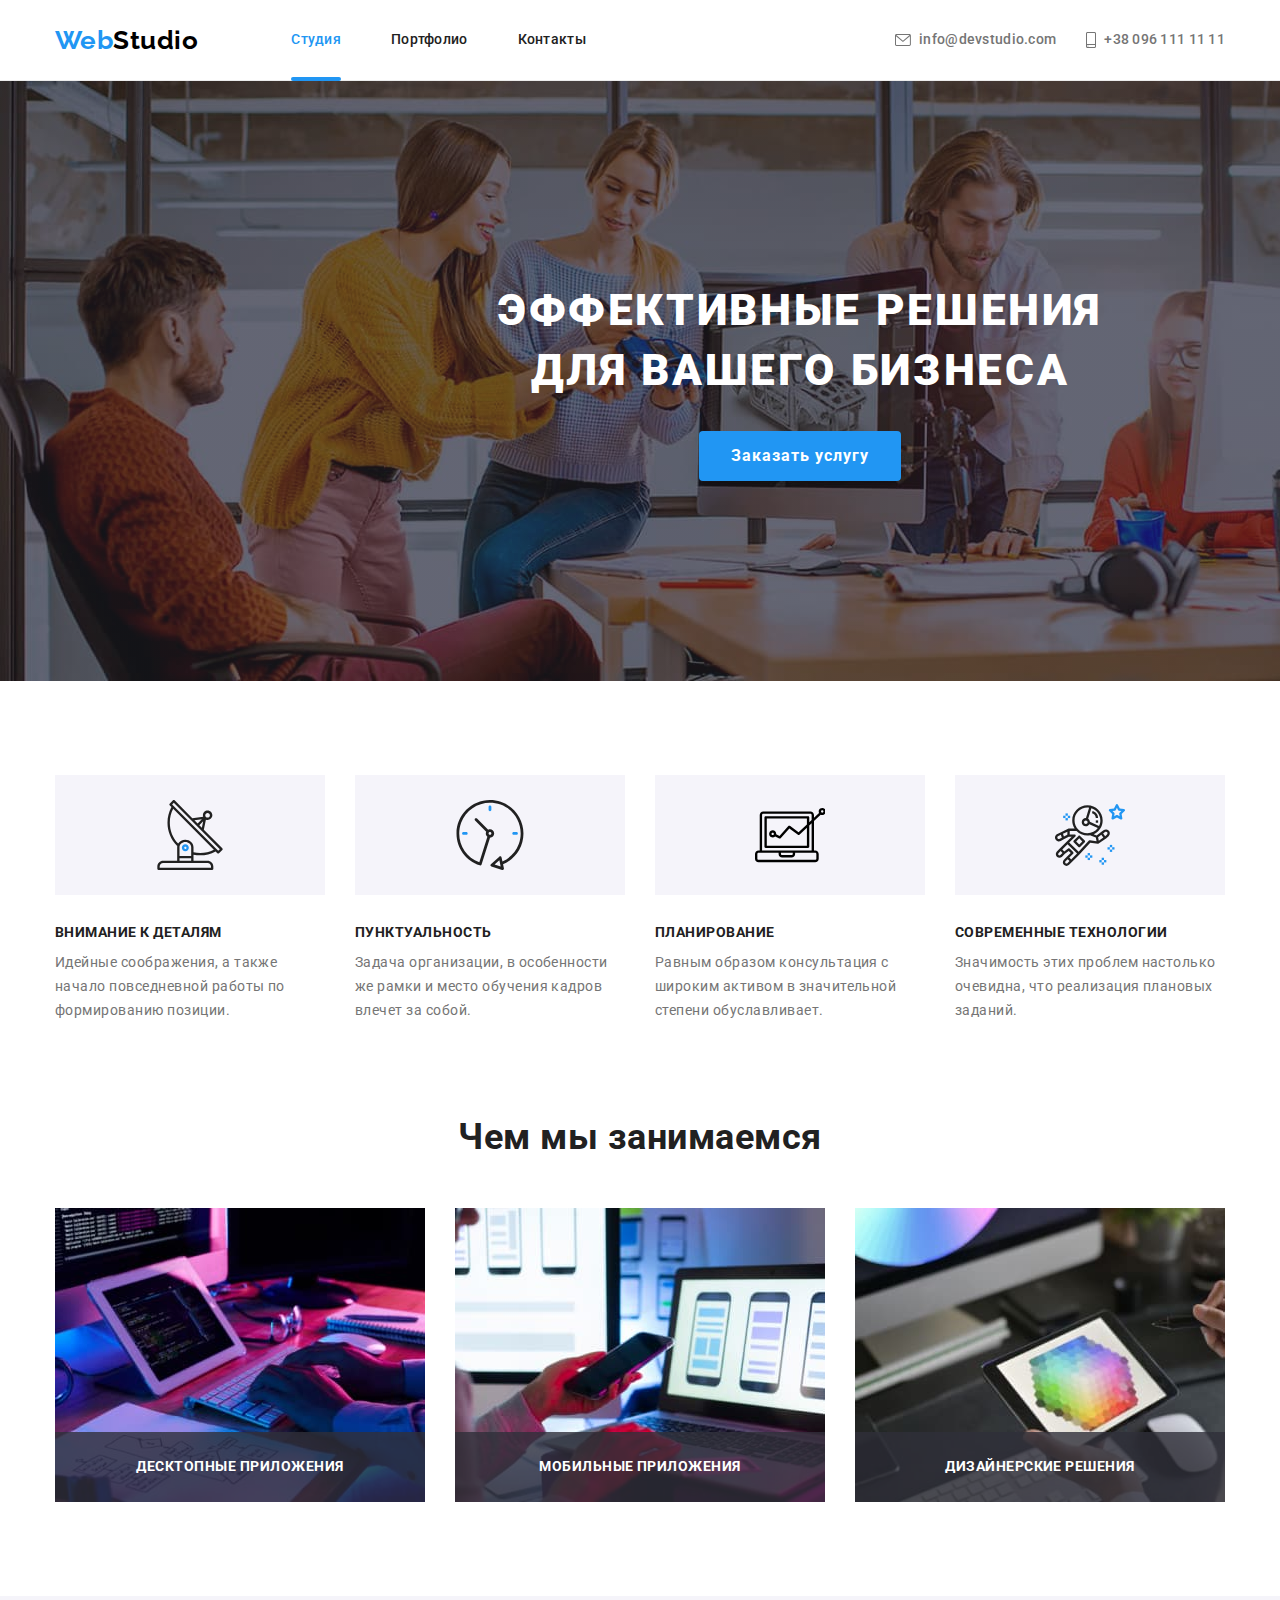
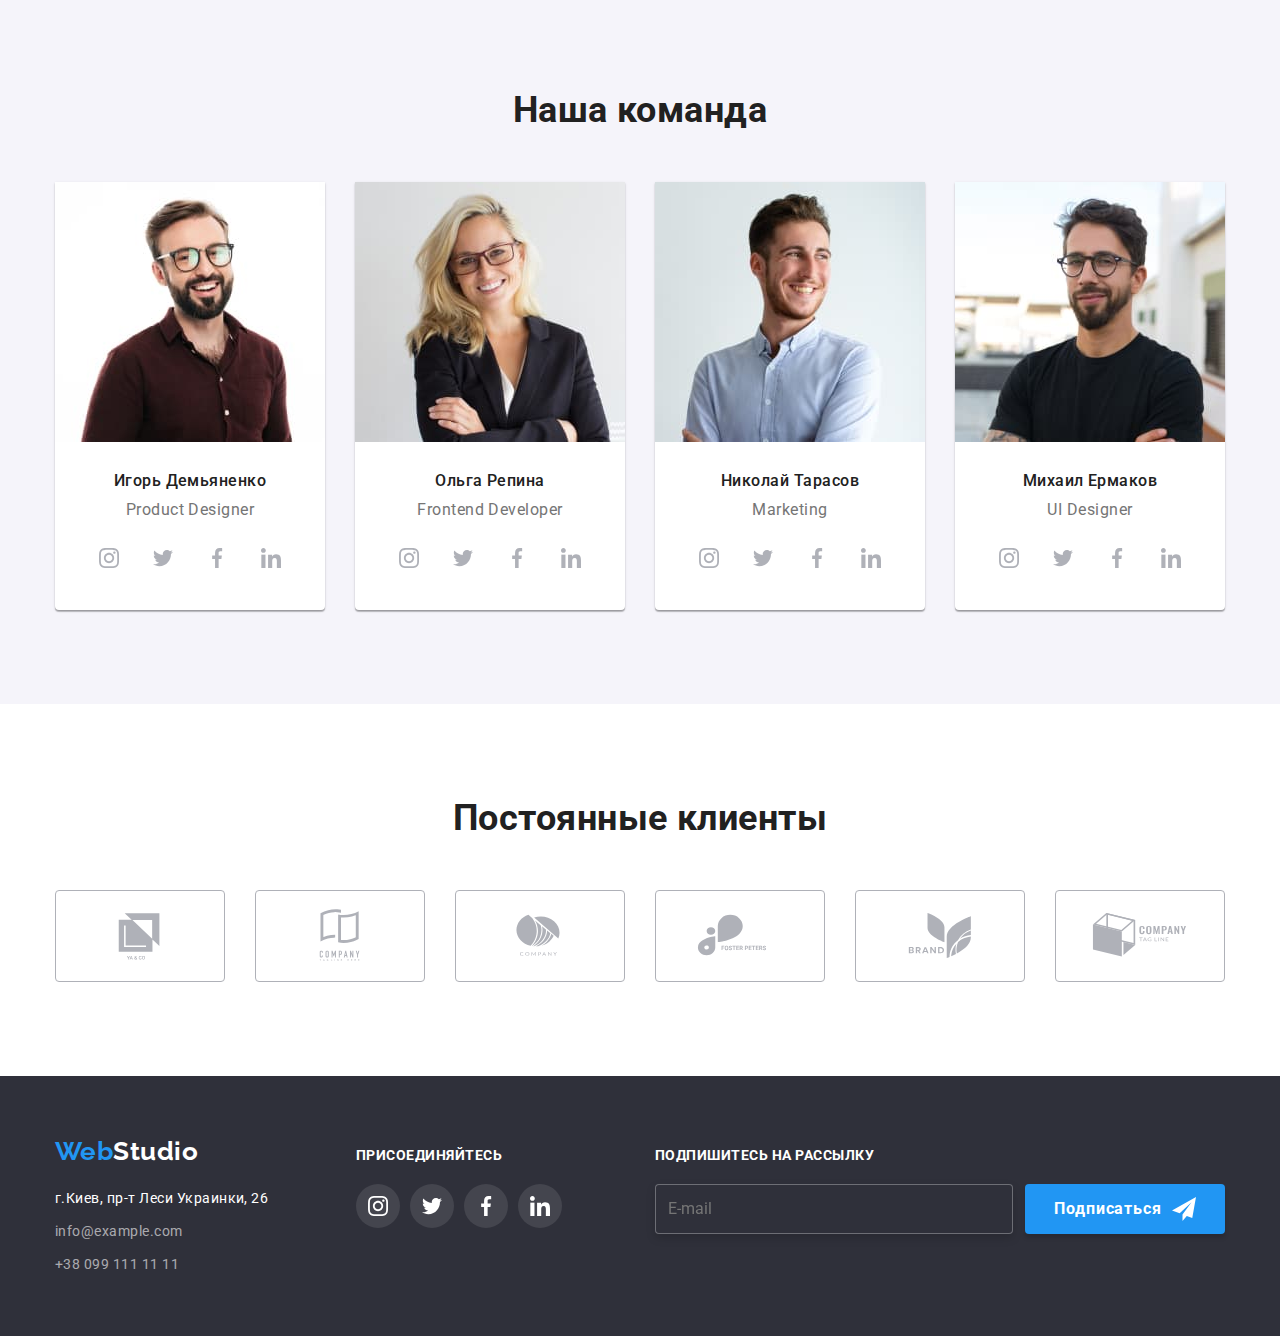
<file: index.html>
<!DOCTYPE html>
<html lang="ru">
  <head>
    <meta charset="UTF-8" />
    <meta http-equiv="X-UA-Compatible" content="IE=edge" />
    <meta name="viewport" content="width=device-width, initial-scale=1.0" />
    <title>WebStudio</title>
    <link rel="preconnect" href="https://fonts.googleapis.com" />
    <link rel="preconnect" href="https://fonts.gstatic.com" crossorigin />
    <link
      href="https://fonts.googleapis.com/css2?family=Raleway:wght@700&family=Roboto:wght@400;500;700;900&display=swap"
      rel="stylesheet"
    />
    <link
      rel="stylesheet"
      href="https://cdnjs.cloudflare.com/ajax/libs/modern-normalize/1.1.0/modern-normalize.min.css"
    />
    <link rel="stylesheet" href="./css/main.min.css" />
  </head>
  <body>
    <!--Header-->
    <header class="header">
      <div class="container header__container">
        <nav class="header__nav">
          <a class="logo header__logo" href="./index.html" aria-label="Логотип сайта WebStudio"
            >Web<span class="logo__text logo__text--black" lang="en">Studio</span>
          </a>

          <button type="button" class="header__button" aria-expanded="false" data-menu-button>
            <svg width="40" height="40" aria-label="Переключатель мобильного меню">
              <use class="header__icon-menu" href="./images/icons.svg#icon-mobile-menu"></use>
              <use class="header__icon-close" href="./images/icons.svg#icon-mobile-close"></use>
            </svg>
          </button>

          <div class="menu-container" data-menu>
            <ul class="site-nav">
              <li class="site-nav__item">
                <a class="site-nav__link site-nav__link--current" href="./index.html">Студия</a>
              </li>
              <li class="site-nav__item">
                <a class="site-nav__link" href="./portfolio.html">Портфолио</a>
              </li>
              <li class="site-nav__item">
                <a class="site-nav__link" href="">Контакты</a>
              </li>
            </ul>

            <ul class="header-contacts">
              <li class="header-contacts__item">
                <a class="header-contacts__link" href="mailto:info@devstudio.com"
                  ><svg class="header-contacts__icon" width="16" height="12">
                    <use href="./images/icons.svg#icon-mail"></use>
                  </svg>
                  info@devstudio.com</a
                >
              </li>
              <li class="header-contacts__item">
                <a class="header-contacts__link" href="tel:380961111111">
                  <svg class="header-contacts__icon" width="10" height="16">
                    <use href="./images/icons.svg#icon-phone"></use>
                  </svg>
                  +38 096 111 11 11</a
                >
              </li>
            </ul>

            <ul class="header-links">
              <li class="header-links__item">
                <a href="" class="header-links__link">Instagram</a>
              </li>
              <li class="header-links__item">
                <a href="" class="header-links__link">Twitter</a>
              </li>
              <li class="header-links__item">
                <a href="" class="header-links__link">Facebook</a>
              </li>
              <li class="header-links__item">
                <a href="" class="header-links__link">LinkedIn</a>
              </li>
            </ul>
          </div>
        </nav>
      </div>
    </header>

    <!--Hero-->
    <main>
      <section class="hero">
        <div class="container">
          <h1 class="hero__title">
            Эффективные решения <br />
            для вашего бизнеса
          </h1>
          <button class="hero__button" data-modal-open type="button">Заказать услугу</button>
        </div>
      </section>

      <!--Features-->
      <section class="section">
        <div class="container">
          <h2 class="visually-hidden">Наши преимущества</h2>

          <ul class="features">
            <li class="features__item">
              <div class="features__thumb">
                <svg class="features__icon" width="70" height="70">
                  <use href="./images/icons.svg#icon-antenna"></use>
                </svg>
              </div>
              <h3 class="features__title">Внимание к деталям</h3>
              <p class="features__text">
                Идейные соображения, а также начало повседневной работы по формированию позиции.
              </p>
            </li>

            <li class="features__item">
              <div class="features__thumb">
                <svg class="features__icon" width="70" height="70">
                  <use href="./images/icons.svg#icon-clock"></use>
                </svg>
              </div>
              <h3 class="features__title">Пунктуальность</h3>
              <p class="features__text">
                Задача организации, в особенности же рамки и место обучения кадров влечет за собой.
              </p>
            </li>

            <li class="features__item">
              <div class="features__thumb">
                <svg class="features__icon" width="70" height="70">
                  <use href="./images/icons.svg#icon-diagram"></use>
                </svg>
              </div>
              <h3 class="features__title">Планирование</h3>
              <p class="features__text">
                Равным образом консультация с широким активом в значительной степени обуславливает.
              </p>
            </li>

            <li class="features__item">
              <div class="features__thumb">
                <svg class="features__icon" width="70" height="70">
                  <use href="./images/icons.svg#icon-astronaut"></use>
                </svg>
              </div>
              <h3 class="features__title">Современные технологии</h3>
              <p class="features__text">
                Значимость этих проблем настолько очевидна, что реализация плановых заданий.
              </p>
            </li>
          </ul>
        </div>
      </section>

      <!--Work-->
      <section class="section section--no-padding-top">
        <div class="container">
          <h2 class="section__title">Чем мы занимаемся</h2>

          <ul class="work-list">
            <li class="work-list__item">
              <img
                srcset="./images/we-doing/box1-370@1x.jpg 1x, ./images/we-doing/box1-370@2x.jpg 2x"
                src="./images/we-doing/box1-370@1x.jpg"
                alt="Разработка"
                width="370"
              />
              <p class="work-list__text">Десктопные приложения</p>
            </li>

            <li class="work-list__item">
              <img
                srcset="./images/we-doing/box2-370@1x.jpg 1x, ./images/we-doing/box2-370@2x.jpg 2x"
                src="./images/we-doing/box2-370@1x.jpg"
                alt="Оптимизация"
                width="370"
              />
              <p class="work-list__text">Мобильные приложения</p>
            </li>

            <li class="work-list__item">
              <img
                srcset="./images/we-doing/box3-370@1x.jpg 1x, ./images/we-doing/box3-370@2x.jpg 2x"
                src="./images/we-doing/box3-370@1x.jpg"
                alt="Дизайн"
                width="370"
              />
              <p class="work-list__text">Дизайнерские решения</p>
            </li>
          </ul>
        </div>
      </section>

      <!--Team-->
      <section class="section section--team-background">
        <div class="container">
          <h2 class="section__title">Наша команда</h2>

          <ul class="team">
            <li class="team__item">
              <picture>
                <source
                  srcset="
                    ./images/command/member1/team-desktop-img1-270@1x.jpg 1x,
                    ./images/command/member1/team-desktop-img1-270@2x.jpg 2x
                  "
                  type="image/jpg"
                  media="(min-width: 1200px)"
                />

                <source
                  srcset="
                    ./images/command/member1/team-tablet-img1-354@1x.jpg 1x,
                    ./images/command/member1/team-tablet-img1-354@2x.jpg 2x
                  "
                  type="image/jpg"
                  media="(min-width: 768px)"
                />

                <source
                  srcset="
                    ./images/command/member1/team-mobile-img1-450@1x.jpg 1x,
                    ./images/command/member1/team-mobile-img1-450@2x.jpg 2x
                  "
                  type="image/jpg"
                  media="(max-width: 767px)"
                />

                <img
                  class="team__img"
                  src="./images/command/member1/team-mobile-img1-450@1x.jpg"
                  alt="Член команды"
                />
              </picture>

              <div class="team__member">
                <h3 class="team__title">Игорь Демьяненко</h3>
                <p class="team__text" lang="en">Product Designer</p>

                <ul class="socials">
                  <li class="socials__item">
                    <a class="socials__link" href="">
                      <svg width="20" height="20">
                        <use href="./images/icons.svg#icon-instagram"></use>
                      </svg>
                    </a>
                  </li>
                  <li class="socials__item">
                    <a class="socials__link" href=""
                      ><svg width="20" height="20">
                        <use href="./images/icons.svg#icon-twitter"></use></svg
                    ></a>
                  </li>
                  <li class="socials__item">
                    <a class="socials__link" href=""
                      ><svg width="20" height="20">
                        <use href="./images/icons.svg#icon-facebook"></use></svg
                    ></a>
                  </li>
                  <li class="socials__item">
                    <a class="socials__link" href=""
                      ><svg width="20" height="20">
                        <use href="./images/icons.svg#icon-linkedin"></use></svg
                    ></a>
                  </li>
                </ul>
              </div>
            </li>

            <li class="team__item">
              <picture>
                <source
                  srcset="
                    ./images/command/member2/team-desktop-img2-270@1x.jpg 1x,
                    ./images/command/member2/team-desktop-img2-270@2x.jpg 2x
                  "
                  type="image/jpg"
                  media="(min-width: 1200px)"
                />

                <source
                  srcset="
                    ./images/command/member2/team-tablet-img2-354@1x.jpg 1x,
                    ./images/command/member2/team-tablet-img2-354@2x.jpg 2x
                  "
                  type="image/jpg"
                  media="(min-width: 768px)"
                />

                <source
                  srcset="
                    ./images/command/member2/team-mobile-img2-450@1x.jpg 1x,
                    ./images/command/member2/team-mobile-img2-450@2x.jpg 2x
                  "
                  type="image/jpg"
                  media="(max-width: 767px)"
                />

                <img
                  class="team__img"
                  src="./images/command/member2/team-mobile-img2-450@1x.jpg"
                  alt="Член команды"
                />
              </picture>

              <div class="team__member">
                <h3 class="team__title">Ольга Репина</h3>
                <p class="team__text" lang="en">Frontend Developer</p>

                <ul class="socials">
                  <li class="socials__item">
                    <a class="socials__link" href="">
                      <svg width="20" height="20">
                        <use href="./images/icons.svg#icon-instagram"></use>
                      </svg>
                    </a>
                  </li>
                  <li class="socials__item">
                    <a class="socials__link" href=""
                      ><svg width="20" height="20">
                        <use href="./images/icons.svg#icon-twitter"></use></svg
                    ></a>
                  </li>
                  <li class="socials__item">
                    <a class="socials__link" href=""
                      ><svg width="20" height="20">
                        <use href="./images/icons.svg#icon-facebook"></use></svg
                    ></a>
                  </li>
                  <li class="socials__item">
                    <a class="socials__link" href=""
                      ><svg width="20" height="20">
                        <use href="./images/icons.svg#icon-linkedin"></use></svg
                    ></a>
                  </li>
                </ul>
              </div>
            </li>

            <li class="team__item">
              <picture>
                <source
                  srcset="
                    ./images/command/member3/team-desktop-img3-270@1x.jpg 1x,
                    ./images/command/member3/team-desktop-img3-270@2x.jpg 2x
                  "
                  type="image/jpg"
                  media="(min-width: 1200px)"
                />

                <source
                  srcset="
                    ./images/command/member3/team-tablet-img3-354@1x.jpg 1x,
                    ./images/command/member3/team-tablet-img3-354@2x.jpg 2x
                  "
                  type="image/jpg"
                  media="(min-width: 768px)"
                />

                <source
                  srcset="
                    ./images/command/member3/team-mobile-img3-450@1x.jpg 1x,
                    ./images/command/member3/team-mobile-img3-450@2x.jpg 2x
                  "
                  type="image/jpg"
                  media="(max-width: 767px)"
                />

                <img
                  class="team__img"
                  src="./images/command/member3/team-mobile-img3-450@1x.jpg"
                  alt="Член команды"
                />
              </picture>

              <div class="team__member">
                <h3 class="team__title">Николай Тарасов</h3>
                <p class="team__text" lang="en">Marketing</p>

                <ul class="socials">
                  <li class="socials__item">
                    <a class="socials__link" href="">
                      <svg width="20" height="20">
                        <use href="./images/icons.svg#icon-instagram"></use>
                      </svg>
                    </a>
                  </li>
                  <li class="socials__item">
                    <a class="socials__link" href=""
                      ><svg width="20" height="20">
                        <use href="./images/icons.svg#icon-twitter"></use></svg
                    ></a>
                  </li>
                  <li class="socials__item">
                    <a class="socials__link" href=""
                      ><svg width="20" height="20">
                        <use href="./images/icons.svg#icon-facebook"></use></svg
                    ></a>
                  </li>
                  <li class="socials__item">
                    <a class="socials__link" href=""
                      ><svg width="20" height="20">
                        <use href="./images/icons.svg#icon-linkedin"></use></svg
                    ></a>
                  </li>
                </ul>
              </div>
            </li>

            <li class="team__item">
              <picture>
                <source
                  srcset="
                    ./images/command/member4/team-desktop-img4-270@1x.jpg 1x,
                    ./images/command/member4/team-desktop-img4-270@2x.jpg 2x
                  "
                  type="image/jpg"
                  media="(min-width: 1200px)"
                />

                <source
                  srcset="
                    ./images/command/member4/team-tablet-img4-354@1x.jpg 1x,
                    ./images/command/member4/team-tablet-img4-354@2x.jpg 2x
                  "
                  type="image/jpg"
                  media="(min-width: 768px)"
                />

                <source
                  srcset="
                    ./images/command/member4/team-mobile-img4-450@1x.jpg 1x,
                    ./images/command/member4/team-mobile-img4-450@2x.jpg 2x
                  "
                  type="image/jpg"
                  media="(max-width: 767px)"
                />

                <img
                  class="team__img"
                  src="./images/command/member4/team-mobile-img4-450@1x.jpg"
                  alt="Член команды"
                />
              </picture>

              <div class="team__member">
                <h3 class="team__title">Михаил Ермаков</h3>
                <p class="team__text" lang="en">UI Designer</p>

                <ul class="socials">
                  <li class="socials__item">
                    <a class="socials__link" href="">
                      <svg width="20" height="20">
                        <use href="./images/icons.svg#icon-instagram"></use>
                      </svg>
                    </a>
                  </li>
                  <li class="socials__item">
                    <a class="socials__link" href=""
                      ><svg width="20" height="20">
                        <use href="./images/icons.svg#icon-twitter"></use></svg
                    ></a>
                  </li>
                  <li class="socials__item">
                    <a class="socials__link" href=""
                      ><svg width="20" height="20">
                        <use href="./images/icons.svg#icon-facebook"></use></svg
                    ></a>
                  </li>
                  <li class="socials__item">
                    <a class="socials__link" href=""
                      ><svg width="20" height="20">
                        <use href="./images/icons.svg#icon-linkedin"></use></svg
                    ></a>
                  </li>
                </ul>
              </div>
            </li>
          </ul>
        </div>
      </section>

      <!--Clients-->
      <section class="section">
        <div class="container">
          <h2 class="section__title">Постоянные клиенты</h2>

          <ul class="clients-list">
            <li class="clients-list__item">
              <a class="clients-list__link" href="">
                <svg width="106" height="60">
                  <use href="./images/icons.svg#icon-logo-1"></use>
                </svg>
              </a>
            </li>

            <li class="clients-list__item">
              <a class="clients-list__link" href="">
                <svg width="106" height="60">
                  <use href="./images/icons.svg#icon-logo-2"></use>
                </svg>
              </a>
            </li>

            <li class="clients-list__item">
              <a class="clients-list__link" href="">
                <svg width="106" height="60">
                  <use href="./images/icons.svg#icon-logo-3"></use>
                </svg>
              </a>
            </li>

            <li class="clients-list__item">
              <a class="clients-list__link" href="">
                <svg width="106" height="60">
                  <use href="./images/icons.svg#icon-logo-4"></use>
                </svg>
              </a>
            </li>

            <li class="clients-list__item">
              <a class="clients-list__link" href="">
                <svg width="106" height="60">
                  <use href="./images/icons.svg#icon-logo-5"></use>
                </svg>
              </a>
            </li>

            <li class="clients-list__item">
              <a class="clients-list__link" href="">
                <svg width="106" height="60">
                  <use href="./images/icons.svg#icon-logo-6"></use>
                </svg>
              </a>
            </li>
          </ul>
        </div>
      </section>
    </main>

    <!--Footer-->
    <footer class="footer">
      <div class="container footer__flex">
        <div class="footer-contacts">
          <a class="logo footer__logo" href="./index.html"
            >Web<span class="logo__text logo__text--white" lang="en">Studio</span>
          </a>

          <address class="footer-contacts__address">
            <ul class="footer-contacts__list">
              <li class="footer-contacts__item">
                <a
                  class="footer-contacts__link footer-contacts__address"
                  href="https://goo.gl/maps/hzVvKhw79iwVWXAN9"
                  >г.Киев, пр-т Леси Украинки, 26</a
                >
              </li>
              <li class="footer-contacts__item">
                <a class="footer-contacts__link" href="mailto:info@example.com">info@example.com</a>
              </li>
              <li class="footer-contacts__item">
                <a class="footer-contacts__link" href="tel:380991111111">+38 099 111 11 11</a>
              </li>
            </ul>
          </address>
        </div>

        <!-- Footer socials -->
        <div class="footer-socials">
          <p class="footer-socials__text">присоединяйтесь</p>
          <ul class="footer-socials__list">
            <li class="footer-socials__item">
              <a class="footer-socials__link" href="">
                <svg class="footer-socials__icon" width="20" height="20">
                  <use href="./images/icons.svg#icon-instagram"></use>
                </svg>
              </a>
            </li>
            <li class="footer-socials__item">
              <a class="footer-socials__link" href="">
                <svg class="footer-socials__icon" width="20" height="20">
                  <use href="./images/icons.svg#icon-twitter"></use>
                </svg>
              </a>
            </li>
            <li class="footer-socials__item">
              <a class="footer-socials__link" href="">
                <svg class="footer-socials__icon" width="20" height="20">
                  <use href="./images/icons.svg#icon-facebook"></use>
                </svg>
              </a>
            </li>
            <li class="footer-socials__item">
              <a class="footer-socials__link" href="">
                <svg class="footer-socials__icon" width="20" height="20">
                  <use href="./images/icons.svg#icon-linkedin"></use>
                </svg>
              </a>
            </li>
          </ul>
        </div>

        <!--Footer input-->
        <form class="footer-form">
          <label class="footer-form__label">
            <span class="footer-form__text">Подпишитесь на рассылку</span>
            <input class="footer-form__input" type="email" name="mail" placeholder="E-mail" />
          </label>
          <button class="footer-form__button" type="submit">
            Подписаться
            <svg class="footer-form-icon" width="24" height="24">
              <use href="./images/icons.svg#icon-send"></use>
            </svg>
          </button>
        </form>
      </div>
    </footer>

    <!--Backdrop-->
    <div class="backdrop is-hidden" data-modal>
      <div class="modal">
        <button class="modal__close" data-modal-close>
          <svg class="modal__icon-close" width="11" height="11">
            <use href="./images/icons.svg#icon-close"></use>
          </svg>
        </button>

        <form class="modal__form">
          <h3 class="modal__title">Оставьте свои данные, мы вам перезвоним</h3>
          <label class="modal__label">
            <span class="modal__text">Имя</span>
            <input class="modal__input" type="text" name="name" />
            <svg class="modal__icon" width="18" height="18">
              <use href="./images/icons.svg#icon-form-person"></use>
            </svg>
          </label>

          <label class="modal__label">
            <span class="modal__text">Телефон</span>
            <input class="modal__input" type="tel" name="tel" />
            <svg class="modal__icon" width="18" height="18">
              <use href="./images/icons.svg#icon-form-phone"></use>
            </svg>
          </label>

          <label class="modal__label">
            <span class="modal__text">Почта</span>
            <input class="modal__input" type="email" name="mail" />
            <svg class="modal__icon" width="18" height="18">
              <use href="./images/icons.svg#icon-form-email"></use>
            </svg>
          </label>

          <label class="modal__label">
            <span class="modal__text">Комменарий</span>
            <textarea
              class="modal__textarea"
              name="commet"
              rows="10"
              placeholder="Введите текст"
            ></textarea>
          </label>

          <label class="modal__checkbox">
            <input
              class="modal__checkbox-input"
              type="checkbox"
              name="conditions"
              value="conditions"
            />
            <svg class="modal__checkbox-icon" width="16" height="15">
              <use href="./images/icons.svg#icon-check"></use>
            </svg>
            <span
              >Соглашаюсь с рассылкой и принимаю
              <a class="modal__checkbox-link" href="">Условия договора</a></span
            >
          </label>

          <button type="submit" class="modal__button">Отправить</button>
        </form>
      </div>
    </div>
    <script src="./js/modal.js"></script>
    <script src="./js/mobile-menu.js"></script>
  </body>
</html>
</file>
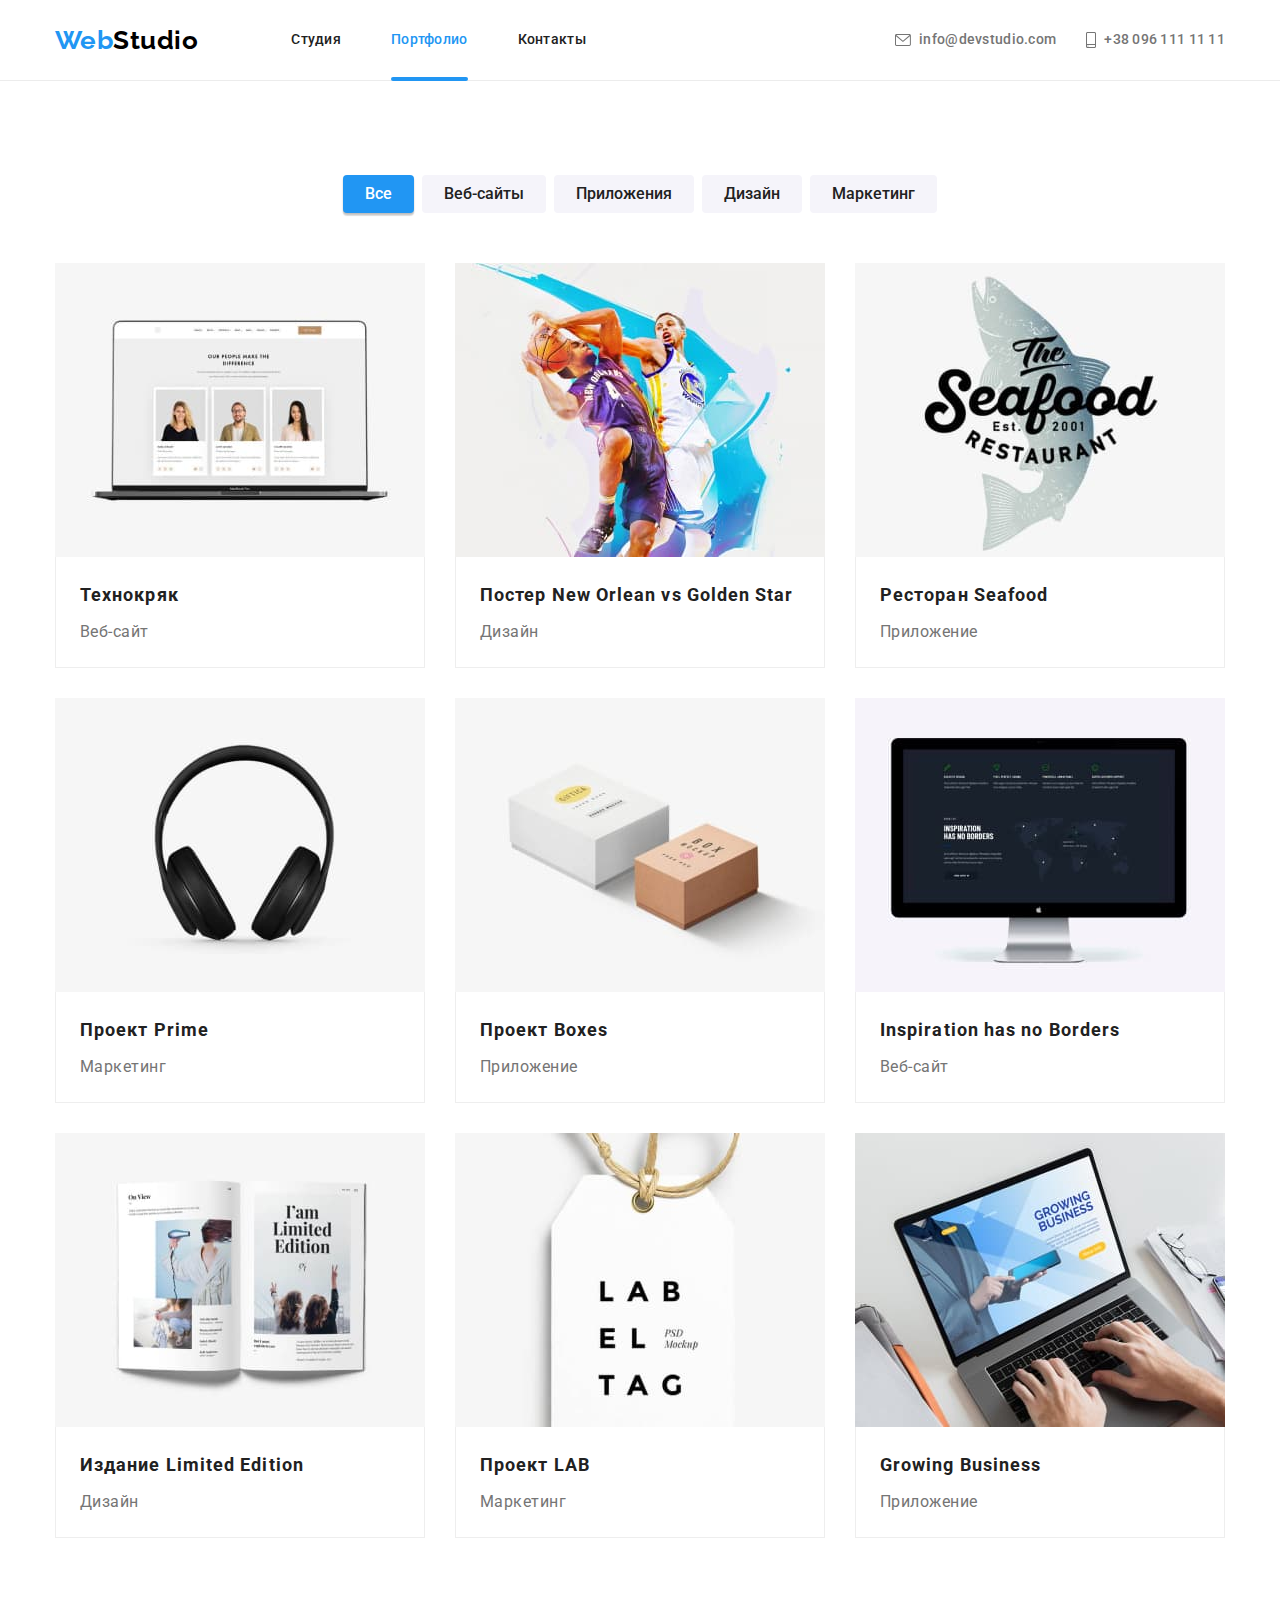
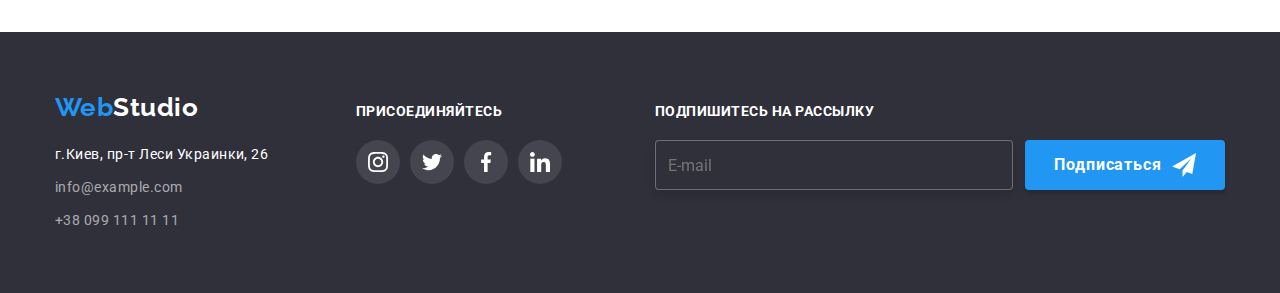
<file: portfolio.html>
<!DOCTYPE html>
<html lang="en">
  <head>
    <meta charset="UTF-8" />
    <meta http-equiv="X-UA-Compatible" content="IE=edge" />
    <meta name="viewport" content="width=device-width, initial-scale=1.0" />
    <title>Портфолио</title>
    <link rel="preconnect" href="https://fonts.googleapis.com" />
    <link rel="preconnect" href="https://fonts.gstatic.com" crossorigin />
    <link
      href="https://fonts.googleapis.com/css2?family=Raleway:wght@700&family=Roboto:wght@400;500;700;900&display=swap"
      rel="stylesheet"
    />
    <link
      rel="stylesheet"
      href="https://cdnjs.cloudflare.com/ajax/libs/modern-normalize/1.1.0/modern-normalize.min.css"
    />
    <link rel="stylesheet" href="./css/main.min.css" />
  </head>
  <body>
    <!--Header-->
    <header class="header">
      <div class="container header__container">
        <nav class="header__nav">
          <a class="logo header__logo" href="./index.html" aria-label="Логотип сайта WebStudio"
            >Web<span class="logo__text logo__text--black" lang="en">Studio</span>
          </a>

          <button type="button" class="header__button" aria-expanded="false" data-menu-button>
            <svg width="40" height="40" aria-label="Переключатель мобильного меню">
              <use class="header__icon-menu" href="./images/icons.svg#icon-mobile-menu"></use>
              <use class="header__icon-close" href="./images/icons.svg#icon-mobile-close"></use>
            </svg>
          </button>

          <div class="menu-container" data-menu>
            <ul class="site-nav">
              <li class="site-nav__item">
                <a class="site-nav__link" href="./index.html">Студия</a>
              </li>
              <li class="site-nav__item">
                <a class="site-nav__link site-nav__link--current" href="./portfolio.html"
                  >Портфолио</a
                >
              </li>
              <li class="site-nav__item">
                <a class="site-nav__link" href="">Контакты</a>
              </li>
            </ul>

            <ul class="header-contacts">
              <li class="header-contacts__item">
                <a class="header-contacts__link" href="mailto:info@devstudio.com"
                  ><svg class="header-contacts__icon" width="16" height="12">
                    <use href="./images/icons.svg#icon-mail"></use>
                  </svg>
                  info@devstudio.com</a
                >
              </li>
              <li class="header-contacts__item">
                <a class="header-contacts__link" href="tel:380961111111">
                  <svg class="header-contacts__icon" width="10" height="16">
                    <use href="./images/icons.svg#icon-phone"></use>
                  </svg>
                  +38 096 111 11 11</a
                >
              </li>
            </ul>

            <ul class="header-links">
              <li class="header-links__item">
                <a href="" class="header-links__link">Instagram</a>
              </li>
              <li class="header-links__item">
                <a href="" class="header-links__link">Twitter</a>
              </li>
              <li class="header-links__item">
                <a href="" class="header-links__link">Facebook</a>
              </li>
              <li class="header-links__item">
                <a href="" class="header-links__link">LinkedIn</a>
              </li>
            </ul>
          </div>
        </nav>
      </div>
    </header>

    <main>
      <!--Navigation buttons-->
      <section class="portfolio section">
        <div class="container">
          <h1 class="visually-hidden">Портфолио</h1>
          <ul class="portfolio-filter">
            <li class="portfolio-filter__item">
              <button class="portfolio-filter__btn portfolio-filter__btn--current" type="button">
                Все
              </button>
            </li>
            <li class="portfolio-filter__item">
              <button class="portfolio-filter__btn" type="button">Веб-сайты</button>
            </li>
            <li class="portfolio-filter__item">
              <button class="portfolio-filter__btn" type="button">Приложения</button>
            </li>
            <li class="portfolio-filter__item">
              <button class="portfolio-filter__btn" type="button">Дизайн</button>
            </li>
            <li class="portfolio-filter__item">
              <button class="portfolio-filter__btn" type="button">Маркетинг</button>
            </li>
          </ul>

          <!--Portfolio-->

          <ul class="card-set">
            <li class="card-set__item">
              <a class="product" href="">
                <div class="product__thumb">
                  <picture>
                    <source
                      srcset="
                        ./images/portfolio/img-1/img1-370@1x.jpg 1x,
                        ./images/portfolio/img-1/img1-370@2x.jpg 2x
                      "
                      type="image/jpg"
                      media="(min-width: 1200px)"
                    />

                    <source
                      srcset="
                        ./images/portfolio/img-1/img1-354@1x.jpg 1x,
                        ./images/portfolio/img-1/img1-354@2x.jpg 2x
                      "
                      type="image/jpg"
                      media="(min-width: 768px)"
                    />

                    <source
                      srcset="
                        ./images/portfolio/img-1/img1-450@1x.jpg 1x,
                        ./images/portfolio/img-1/img1-450@2x.jpg 2x
                      "
                      type="image/jpg"
                      media="(max-width: 767px)"
                    />

                    <img
                      class="product__img"
                      src="./images/portfolio/img-1/img1-450@1x.jpg"
                      alt="Открытый ноутбук с сайтом Технокряк"
                    />
                  </picture>

                  <div class="product__overlay">
                    <div class="product__overlay-box">
                      <p class="product__overlay-text">
                        Ресурс предлагает комплексные предложения с разным уровнем функционала и
                        сервисов. Все это позволит посетителю получить исчерпывающие сведения о
                        компании или частном лице.
                      </p>
                    </div>
                  </div>
                </div>

                <div class="product__meta">
                  <h2 class="product__title">Технокряк</h2>
                  <p class="product__text">Веб-сайт</p>
                </div>
              </a>
            </li>

            <li class="card-set__item">
              <a class="product" href="">
                <div class="product__thumb">
                  <picture>
                    <source
                      srcset="
                        ./images/portfolio/img-2/img2-370@1x.jpg 1x,
                        ./images/portfolio/img-2/img2-370@2x.jpg 2x
                      "
                      type="image/jpg"
                      media="(min-width: 1200px)"
                    />

                    <source
                      srcset="
                        ./images/portfolio/img-2/img2-354@1x.jpg 1x,
                        ./images/portfolio/img-2/img2-354@2x.jpg 2x
                      "
                      type="image/jpg"
                      media="(min-width: 768px)"
                    />

                    <source
                      srcset="
                        ./images/portfolio/img-2/img2-450@1x.jpg 1x,
                        ./images/portfolio/img-2/img2-450@2x.jpg 2x
                      "
                      type="image/jpg"
                      media="(max-width: 767px)"
                    />

                    <img
                      class="product__img"
                      src="./images/portfolio/img-2/img2-450@1x.jpg"
                      alt="Два парня играют в баскетболл"
                    />
                  </picture>

                  <div class="product__overlay">
                    <div class="product__overlay-box">
                      <p class="product__overlay-text">
                        Ресурс предлагает комплексные предложения с разным уровнем функционала и
                        сервисов. Все это позволит посетителю получить исчерпывающие сведения о
                        компании или частном лице.
                      </p>
                    </div>
                  </div>
                </div>
                <div class="product__meta">
                  <h2 class="product__title">Постер New Orlean vs Golden Star</h2>
                  <p class="product__text">Дизайн</p>
                </div>
              </a>
            </li>

            <li class="card-set__item">
              <a class="product" href="">
                <div class="product__thumb">
                  <picture>
                    <source
                      srcset="
                        ./images/portfolio/img-3/img3-370@1x.jpg 1x,
                        ./images/portfolio/img-3/img3-370@2x.jpg 2x
                      "
                      type="image/jpg"
                      media="(min-width: 1200px)"
                    />

                    <source
                      srcset="
                        ./images/portfolio/img-3/img3-354@1x.jpg 1x,
                        ./images/portfolio/img-3/img3-354@2x.jpg 2x
                      "
                      type="image/jpg"
                      media="(min-width: 768px)"
                    />

                    <source
                      srcset="
                        ./images/portfolio/img-3/img3-450@1x.jpg 1x,
                        ./images/portfolio/img-3/img3-450@2x.jpg 2x
                      "
                      type="image/jpg"
                      media="(max-width: 767px)"
                    />

                    <img
                      class="product__img"
                      src="./images/portfolio/img-3/img3-450@1x.jpg"
                      alt="Логотип в виде рыбы с название ресторана Seafood"
                    />
                  </picture>

                  <div class="product__overlay">
                    <div class="product__overlay-box">
                      <p class="product__overlay-text">
                        Ресурс предлагает комплексные предложения с разным уровнем функционала и
                        сервисов. Все это позволит посетителю получить исчерпывающие сведения о
                        компании или частном лице.
                      </p>
                    </div>
                  </div>
                </div>
                <div class="product__meta">
                  <h2 class="product__title">Ресторан Seafood</h2>
                  <p class="product__text">Приложение</p>
                </div>
              </a>
            </li>

            <li class="card-set__item">
              <a class="product" href="">
                <div class="product__thumb">
                  <picture>
                    <source
                      srcset="
                        ./images/portfolio/img-4/img4-370@1x.jpg 1x,
                        ./images/portfolio/img-4/img4-370@2x.jpg 2x
                      "
                      type="image/jpg"
                      media="(min-width: 1200px)"
                    />

                    <source
                      srcset="
                        ./images/portfolio/img-4/img4-354@1x.jpg 1x,
                        ./images/portfolio/img-4/img4-354@2x.jpg 2x
                      "
                      type="image/jpg"
                      media="(min-width: 768px)"
                    />

                    <source
                      srcset="
                        ./images/portfolio/img-4/img4-450@1x.jpg 1x,
                        ./images/portfolio/img-4/img4-450@2x.jpg 2x
                      "
                      type="image/jpg"
                      media="(max-width: 767px)"
                    />

                    <img
                      class="product__img"
                      src="./images/portfolio/img-4/img4-450@1x.jpg"
                      alt="Наушники"
                    />
                  </picture>

                  <div class="product__overlay">
                    <div class="product__overlay-box">
                      <p class="product__overlay-text">
                        Ресурс предлагает комплексные предложения с разным уровнем функционала и
                        сервисов. Все это позволит посетителю получить исчерпывающие сведения о
                        компании или частном лице.
                      </p>
                    </div>
                  </div>
                </div>
                <div class="product__meta">
                  <h2 class="product__title">Проект Prime</h2>
                  <p class="product__text">Маркетинг</p>
                </div>
              </a>
            </li>

            <li class="card-set__item">
              <a class="product" href="">
                <div class="product__thumb">
                  <picture>
                    <source
                      srcset="
                        ./images/portfolio/img-5/img5-370@1x.jpg 1x,
                        ./images/portfolio/img-5/img5-370@2x.jpg 2x
                      "
                      type="image/jpg"
                      media="(min-width: 1200px)"
                    />

                    <source
                      srcset="
                        ./images/portfolio/img-5/img5-354@1x.jpg 1x,
                        ./images/portfolio/img-5/img5-354@2x.jpg 2x
                      "
                      type="image/jpg"
                      media="(min-width: 768px)"
                    />

                    <source
                      srcset="
                        ./images/portfolio/img-5/img5-450@1x.jpg 1x,
                        ./images/portfolio/img-5/img5-450@2x.jpg 2x
                      "
                      type="image/jpg"
                      media="(max-width: 767px)"
                    />

                    <img
                      class="product__img"
                      src="./images/portfolio/img-5/img5-450@1x.jpg"
                      alt="Две коробки"
                    />
                  </picture>

                  <div class="product__overlay">
                    <div class="product__overlay-box">
                      <p class="product__overlay-text">
                        Ресурс предлагает комплексные предложения с разным уровнем функционала и
                        сервисов. Все это позволит посетителю получить исчерпывающие сведения о
                        компании или частном лице.
                      </p>
                    </div>
                  </div>
                </div>
                <div class="product__meta">
                  <h2 class="product__title">Проект Boxes</h2>
                  <p class="product__text">Приложение</p>
                </div>
              </a>
            </li>

            <li class="card-set__item">
              <a class="product" href="">
                <div class="product__thumb">
                  <picture>
                    <source
                      srcset="
                        ./images/portfolio/img-6/img6-370@1x.jpg 1x,
                        ./images/portfolio/img-6/img6-370@2x.jpg 2x
                      "
                      type="image/jpg"
                      media="(min-width: 1200px)"
                    />

                    <source
                      srcset="
                        ./images/portfolio/img-6/img6-354@1x.jpg 1x,
                        ./images/portfolio/img-6/img6-354@2x.jpg 2x
                      "
                      type="image/jpg"
                      media="(min-width: 768px)"
                    />

                    <source
                      srcset="
                        ./images/portfolio/img-6/img6-450@1x.jpg 1x,
                        ./images/portfolio/img-6/img6-450@2x.jpg 2x
                      "
                      type="image/jpg"
                      media="(max-width: 767px)"
                    />

                    <img
                      class="product__img"
                      src="./images/portfolio/img-6/img6-450@1x.jpg"
                      alt="Компьютерый монитор"
                    />
                  </picture>

                  <div class="product__overlay">
                    <div class="product__overlay-box">
                      <p class="product__overlay-text">
                        Ресурс предлагает комплексные предложения с разным уровнем функционала и
                        сервисов. Все это позволит посетителю получить исчерпывающие сведения о
                        компании или частном лице.
                      </p>
                    </div>
                  </div>
                </div>
                <div class="product__meta">
                  <h2 class="product__title">Inspiration has no Borders</h2>
                  <p class="product__text">Веб-сайт</p>
                </div>
              </a>
            </li>

            <li class="card-set__item">
              <a class="product" href="">
                <div class="product__thumb">
                  <picture>
                    <source
                      srcset="
                        ./images/portfolio/img-7/img7-370@1x.jpg 1x,
                        ./images/portfolio/img-7/img7-370@2x.jpg 2x
                      "
                      type="image/jpg"
                      media="(min-width: 1200px)"
                    />

                    <source
                      srcset="
                        ./images/portfolio/img-7/img7-354@1x.jpg 1x,
                        ./images/portfolio/img-7/img7-354@2x.jpg 2x
                      "
                      type="image/jpg"
                      media="(min-width: 768px)"
                    />

                    <source
                      srcset="
                        ./images/portfolio/img-7/img7-450@1x.jpg 1x,
                        ./images/portfolio/img-7/img7-450@2x.jpg 2x
                      "
                      type="image/jpg"
                      media="(max-width: 767px)"
                    />

                    <img
                      class="product__img"
                      src="./images/portfolio/img-7/img7-450@1x.jpg"
                      alt="Открытый журнал"
                    />
                  </picture>

                  <div class="product__overlay">
                    <div class="product__overlay-box">
                      <p class="product__overlay-text">
                        Ресурс предлагает комплексные предложения с разным уровнем функционала и
                        сервисов. Все это позволит посетителю получить исчерпывающие сведения о
                        компании или частном лице.
                      </p>
                    </div>
                  </div>
                </div>
                <div class="product__meta">
                  <h2 class="product__title">Издание Limited Edition</h2>
                  <p class="product__text">Дизайн</p>
                </div>
              </a>
            </li>

            <li class="card-set__item">
              <a class="product" href="">
                <div class="product__thumb">
                  <picture>
                    <source
                      srcset="
                        ./images/portfolio/img-8/img8-370@1x.jpg 1x,
                        ./images/portfolio/img-8/img8-370@2x.jpg 2x
                      "
                      type="image/jpg"
                      media="(min-width: 1200px)"
                    />

                    <source
                      srcset="
                        ./images/portfolio/img-8/img8-354@1x.jpg 1x,
                        ./images/portfolio/img-8/img8-354@2x.jpg 2x
                      "
                      type="image/jpg"
                      media="(min-width: 768px)"
                    />

                    <source
                      srcset="
                        ./images/portfolio/img-8/img8-450@1x.jpg 1x,
                        ./images/portfolio/img-8/img8-450@2x.jpg 2x
                      "
                      type="image/jpg"
                      media="(max-width: 767px)"
                    />

                    <img
                      class="product__img"
                      src="./images/portfolio/img-8/img8-450@1x.jpg"
                      alt="Этикетка"
                    />
                  </picture>

                  <div class="product__overlay">
                    <div class="product__overlay-box">
                      <p class="product__overlay-text">
                        Ресурс предлагает комплексные предложения с разным уровнем функционала и
                        сервисов. Все это позволит посетителю получить исчерпывающие сведения о
                        компании или частном лице.
                      </p>
                    </div>
                  </div>
                </div>
                <div class="product__meta">
                  <h2 class="product__title">Проект LAB</h2>
                  <p class="product__text">Маркетинг</p>
                </div>
              </a>
            </li>

            <li class="card-set__item">
              <a class="product" href="">
                <div class="product__thumb">
                  <picture>
                    <source
                      srcset="
                        ./images/portfolio/img-9/img9-370@1x.jpg 1x,
                        ./images/portfolio/img-9/img9-370@2x.jpg 2x
                      "
                      type="image/jpg"
                      media="(min-width: 1200px)"
                    />

                    <source
                      srcset="
                        ./images/portfolio/img-9/img9-354@1x.jpg 1x,
                        ./images/portfolio/img-9/img9-354@2x.jpg 2x
                      "
                      type="image/jpg"
                      media="(min-width: 768px)"
                    />

                    <source
                      srcset="
                        ./images/portfolio/img-9/img9-450@1x.jpg 1x,
                        ./images/portfolio/img-9/img9-450@2x.jpg 2x
                      "
                      type="image/jpg"
                      media="(max-width: 767px)"
                    />

                    <img
                      class="product__img"
                      src="./images/portfolio/img-9/img9-450@1x.jpg"
                      alt="Человек печатает на макбуке"
                    />
                  </picture>

                  <div class="product__overlay">
                    <div class="product__overlay-box">
                      <p class="product__overlay-text">
                        Ресурс предлагает комплексные предложения с разным уровнем функционала и
                        сервисов. Все это позволит посетителю получить исчерпывающие сведения о
                        компании или частном лице.
                      </p>
                    </div>
                  </div>
                </div>
                <div class="product__meta">
                  <h2 class="product__title">Growing Business</h2>
                  <p class="product__text">Приложение</p>
                </div>
              </a>
            </li>
          </ul>
        </div>
      </section>
    </main>

    <!--Footer-->
    <footer class="footer">
      <div class="container footer__flex">
        <div class="footer-contacts">
          <a class="logo footer__logo" href="./index.html"
            >Web<span class="logo__text logo__text--white" lang="en">Studio</span>
          </a>

          <address class="footer-contacts__address">
            <ul class="footer-contacts__list">
              <li class="footer-contacts__item">
                <a
                  class="footer-contacts__link footer-contacts__address"
                  href="https://goo.gl/maps/hzVvKhw79iwVWXAN9"
                  >г.Киев, пр-т Леси Украинки, 26</a
                >
              </li>
              <li class="footer-contacts__item">
                <a class="footer-contacts__link" href="mailto:info@example.com">info@example.com</a>
              </li>
              <li class="footer-contacts__item">
                <a class="footer-contacts__link" href="tel:380991111111">+38 099 111 11 11</a>
              </li>
            </ul>
          </address>
        </div>

        <!-- Footer socials -->
        <div class="footer-socials">
          <p class="footer-socials__text">присоединяйтесь</p>
          <ul class="footer-socials__list">
            <li class="footer-socials__item">
              <a class="footer-socials__link" href="">
                <svg class="footer-socials__icon" width="20" height="20">
                  <use href="./images/icons.svg#icon-instagram"></use>
                </svg>
              </a>
            </li>
            <li class="footer-socials__item">
              <a class="footer-socials__link" href="">
                <svg class="footer-socials__icon" width="20" height="20">
                  <use href="./images/icons.svg#icon-twitter"></use>
                </svg>
              </a>
            </li>
            <li class="footer-socials__item">
              <a class="footer-socials__link" href="">
                <svg class="footer-socials__icon" width="20" height="20">
                  <use href="./images/icons.svg#icon-facebook"></use>
                </svg>
              </a>
            </li>
            <li class="footer-socials__item">
              <a class="footer-socials__link" href="">
                <svg class="footer-socials__icon" width="20" height="20">
                  <use href="./images/icons.svg#icon-linkedin"></use>
                </svg>
              </a>
            </li>
          </ul>
        </div>

        <!--Footer input-->
        <form class="footer-form">
          <label class="footer-form__label">
            <span class="footer-form__text">Подпишитесь на рассылку</span>
            <input class="footer-form__input" type="email" name="mail" placeholder="E-mail" />
          </label>
          <button class="footer-form__button" type="submit">
            Подписаться
            <svg class="footer-form-icon" width="24" height="24">
              <use href="./images/icons.svg#icon-send"></use>
            </svg>
          </button>
        </form>
      </div>
    </footer>
    <script src="./js/modal.js"></script>
    <script src="./js/mobile-menu.js"></script>
  </body>
</html>
</file>
<file: css/main.min.css>
:root{--prime-color: #757575;--title-color: #212121;--logo-black-color: #000000;--accent-color: #2196F3;--main-white-color: #FFFFFF;--bg-color: #2F303A;--team-bg-color: #F5F4FA;--footer-contact-color: rgba(255, 255, 255, 0.6);--button-hover: #188CE8;--icon-color: #AFB1B8;--placeholder: rgba(117, 117, 117, 0.5)}body{font-family:Roboto, sans-serif;color:var(--prime-color);background-color:var(--main-white-color);letter-spacing:0.03em}ul{list-style:none;padding:0;margin:0}h1,h2,h3,h4,h5,h6,p{margin-top:0;margin-bottom:0}a{text-decoration:none}img{display:block;max-width:100%;height:auto}input{outline:none}textarea{outline:none}.visually-hidden{position:absolute;width:1px;height:1px;margin:-1px;border:0;padding:0;clip:rect(0 0 0 0);overflow:hidden}.hero__button,.footer-form__button,.modal__button{display:block;min-width:200px;font-family:inherit;font-weight:700;font-size:16px;line-height:1.87;letter-spacing:0.06em;color:var(--main-white-color);background-color:var(--accent-color);-webkit-box-shadow:0px 4px 4px rgba(0,0,0,0.15);box-shadow:0px 4px 4px rgba(0,0,0,0.15);border:none;border-radius:4px;cursor:pointer;-webkit-transition:background-color 250ms cubic-bezier(0.4, 0, 0.2, 1);transition:background-color 250ms cubic-bezier(0.4, 0, 0.2, 1)}.hero__button:hover,.footer-form__button:hover,.modal__button:hover,.hero__button:focus,.footer-form__button:focus,.modal__button:focus{background-color:var(--button-hover)}.product__overlay-box{display:-webkit-box;display:-ms-flexbox;display:flex;-webkit-box-align:center;-ms-flex-align:center;align-items:center}.footer-form__button,.features__thumb,.work-list__text,.socials__link,.clients-list__link{display:-webkit-box;display:-ms-flexbox;display:flex;-webkit-box-align:center;-ms-flex-align:center;align-items:center;-webkit-box-pack:center;-ms-flex-pack:center;justify-content:center}.section{padding-top:60px;padding-bottom:60px}@media screen and (min-width: 1200px){.section{padding-top:94px;padding-bottom:94px}}.section__title{color:var(--title-color);font-size:28px;line-height:1.17;text-align:center;margin-bottom:30px}@media screen and (min-width: 1200px){.section__title{margin-bottom:50px;font-size:36px;line-height:1.16}}.section--no-padding-top{padding-top:0}@media screen and (max-width: 1199px){.section--no-padding-top{display:none}}.section--team-background{background-color:var(--team-bg-color)}.container{margin-left:auto;margin-right:auto;padding-left:15px;padding-right:15px}@media screen and (min-width: 480px){.container{width:480px}}@media screen and (min-width: 768px){.container{width:768px}}@media screen and (min-width: 1200px){.container{width:1200px}}@media screen and (max-width: 767px){.menu-container{position:absolute;top:0;left:0;z-index:1;padding:48px 40px;width:100%;background-color:var(--main-white-color);display:none}.menu-container.is-open{display:block}}@media screen and (min-width: 768px){.menu-container{display:-webkit-box;display:-ms-flexbox;display:flex;-webkit-box-align:center;-ms-flex-align:center;align-items:center;-webkit-box-flex:1;-ms-flex-positive:1;flex-grow:1}}.header{position:relative;border-bottom:1px solid #ececec}@media screen and (max-width: 767px){.header__container{position:relative}}@media screen and (max-width: 767px){.header__nav{display:-webkit-box;display:-ms-flexbox;display:flex;-webkit-box-pack:justify;-ms-flex-pack:justify;justify-content:space-between;-webkit-box-align:center;-ms-flex-align:center;align-items:center}}@media screen and (min-width: 768px){.header__nav{display:-webkit-box;display:-ms-flexbox;display:flex;-webkit-box-align:center;-ms-flex-align:center;align-items:center}}.logo{font-family:Raleway;font-weight:700;font-size:24px;line-height:1.16;color:var(--accent-color)}@media screen and (min-width: 1200px){.logo{font-size:26px;line-height:1.19}}.logo__text--black{color:var(--logo-black-color)}@media screen and (max-width: 767px){.header__logo{padding-top:16px;padding-bottom:16px}}@media screen and (min-width: 768px){.header__logo{margin-right:88px}}@media screen and (min-width: 1200px){.header__logo{margin-right:93px}}.footer__logo{display:block;-ms-flex-line-pack:center;align-content:center;margin-bottom:20px}.logo__text--white{color:var(--main-white-color)}.footer__logo{display:block}@media screen and (max-width: 767px){.site-nav{margin-bottom:302px}}@media screen and (min-width: 768px){.site-nav{display:-webkit-box;display:-ms-flexbox;display:flex}.site-nav .site-nav__item:not(:last-child){margin-right:50px}}.site-nav__link{position:relative;display:block;font-weight:500;font-size:14px;line-height:1.14;letter-spacing:0.02em;color:var(--title-color);-webkit-transition:color 250ms cubic-bezier(0.4, 0, 0.2, 1);transition:color 250ms cubic-bezier(0.4, 0, 0.2, 1)}.site-nav__link:hover,.site-nav__link:focus{color:var(--accent-color)}.site-nav__link--current{color:var(--accent-color)}@media screen and (max-width: 767px){.site-nav__link{padding-top:16px;padding-bottom:16px;font-size:40px;line-height:1.17}}@media screen and (min-width: 768px){.site-nav__link{padding-top:32px;padding-bottom:32px}.site-nav__link--current:after{position:absolute;display:block;content:'';width:100%;height:4px;bottom:-1px;border-radius:2px;background:#2196f3}}@media screen and (max-width: 767px){.header-contacts{display:-webkit-box;display:-ms-flexbox;display:flex;-webkit-box-orient:vertical;-webkit-box-direction:reverse;-ms-flex-direction:column-reverse;flex-direction:column-reverse;margin-bottom:64px}}@media screen and (min-width: 768px){.header-contacts{margin-left:auto}}@media screen and (min-width: 1200px){.header-contacts{display:-webkit-box;display:-ms-flexbox;display:flex}}@media screen and (max-width: 767px){.header-contacts__item:first-child .header-contacts__link{font-size:24px;line-height:1.16}}@media screen and (min-width: 1200px){.header-contacts__item{margin-right:30px}.header-contacts__item:last-child{margin-right:0}}.header-contacts__link{font-weight:500;font-size:14px;line-height:1.14;letter-spacing:0.02em;color:var(--prime-color);-webkit-transition:color 250ms cubic-bezier(0.4, 0, 0.2, 1);transition:color 250ms cubic-bezier(0.4, 0, 0.2, 1)}.header-contacts__link:hover,.header-contacts__link:focus{color:var(--accent-color)}@media screen and (max-width: 767px){.header-contacts__link{display:block;padding-top:16px;padding-bottom:16px;font-size:34px;line-height:1.17}}@media screen and (min-width: 768px){.header-contacts__link{display:-webkit-box;display:-ms-flexbox;display:flex;-webkit-box-align:center;-ms-flex-align:center;align-items:center;padding-top:5px;padding-bottom:5px}}@media screen and (max-width: 767px){.header-contacts__icon{display:none}}@media screen and (min-width: 768px){.header-contacts__icon{margin-right:8px;fill:currentColor}.header-contacts__icon:hover,.header-contacts__icon:focus{fill:var(--accent-color)}}@media screen and (max-width: 767px){.header-links{display:-webkit-box;display:-ms-flexbox;display:flex}}@media screen and (min-width: 768px){.header-links{display:none}}.header-links__item{-webkit-box-flex:1;-ms-flex-positive:1;flex-grow:1}@media screen and (max-width: 767px){.header-links__item:not(:first-child){padding-left:10px}.header-links__item:not(:last-child){padding-right:10px;border-right:1px solid rgba(33,33,33,0.2)}}.header-links__link{font-size:18px;line-height:1.22;color:var(--accent-color)}.hero{padding:118px 0;margin-left:auto;margin-right:auto;background-repeat:no-repeat;background-position:center;background-size:cover;background-color:var(--bg-color)}@media screen and (max-width: 767px){.hero{background-image:-webkit-gradient(linear, left top, right top, from(rgba(47,48,58,0.4)), to(rgba(47,48,58,0.4))),url(../images/hero/hero-mobile-img@1x.jpg);background-image:linear-gradient(to right, rgba(47,48,58,0.4), rgba(47,48,58,0.4)),url(../images/hero/hero-mobile-img@1x.jpg)}}@media screen and (max-width: 767px) and (min-device-pixel-ratio: 2), screen and (max-width: 767px) and (-webkit-min-device-pixel-ratio: 2), screen and (max-width: 767px) and (min-resolution: 192dpi), screen and (max-width: 767px) and (min-resolution: 2dppx){.hero{background-image:-webkit-gradient(linear, left top, right top, from(rgba(47,48,58,0.4)), to(rgba(47,48,58,0.4))),url(../images/hero/hero-mobile-img@2x.jpg);background-image:linear-gradient(to right, rgba(47,48,58,0.4), rgba(47,48,58,0.4)),url(../images/hero/hero-mobile-img@2x.jpg)}}@media screen and (min-width: 768px){.hero{background-image:-webkit-gradient(linear, left top, right top, from(rgba(47,48,58,0.4)), to(rgba(47,48,58,0.4))),url(../images/hero/hero-tablet-img@1x.jpg);background-image:linear-gradient(to right, rgba(47,48,58,0.4), rgba(47,48,58,0.4)),url(../images/hero/hero-tablet-img@1x.jpg)}}@media screen and (min-width: 768px) and (min-device-pixel-ratio: 2), screen and (min-width: 768px) and (-webkit-min-device-pixel-ratio: 2), screen and (min-width: 768px) and (min-resolution: 192dpi), screen and (min-width: 768px) and (min-resolution: 2dppx){.hero{background-image:-webkit-gradient(linear, left top, right top, from(rgba(47,48,58,0.4)), to(rgba(47,48,58,0.4))),url(../images/hero/hero-tablet-img@2x.jpg);background-image:linear-gradient(to right, rgba(47,48,58,0.4), rgba(47,48,58,0.4)),url(../images/hero/hero-tablet-img@2x.jpg)}}@media screen and (min-width: 1200px){.hero{padding:200px 0;width:1600px;height:600px;background-image:-webkit-gradient(linear, left top, right top, from(rgba(47,48,58,0.4)), to(rgba(47,48,58,0.4))),url(../images/hero/hero-desktop-img@1x.jpg);background-image:linear-gradient(to right, rgba(47,48,58,0.4), rgba(47,48,58,0.4)),url(../images/hero/hero-desktop-img@1x.jpg)}}@media screen and (min-width: 1200px) and (min-device-pixel-ratio: 2), screen and (min-width: 1200px) and (-webkit-min-device-pixel-ratio: 2), screen and (min-width: 1200px) and (min-resolution: 192dpi), screen and (min-width: 1200px) and (min-resolution: 2dppx){.hero{background-image:-webkit-gradient(linear, left top, right top, from(rgba(47,48,58,0.4)), to(rgba(47,48,58,0.4))),url(../images/hero/hero-desktop-img@2x.jpg);background-image:linear-gradient(to right, rgba(47,48,58,0.4), rgba(47,48,58,0.4)),url(../images/hero/hero-desktop-img@2x.jpg)}}.hero__title{margin-top:0;margin-bottom:30px;font-weight:900;font-size:26px;line-height:1.62;letter-spacing:0.06em;text-align:center;text-transform:uppercase;color:var(--main-white-color)}@media screen and (min-width: 1200px){.hero__title{font-size:44px;line-height:1.36}}.hero__button{padding:10px 32px;margin:0 auto}.footer-form__button{margin:0 auto;padding:10px 28px}.modal__button{margin:0 auto;padding:10px 55px}.header__button{position:absolute;top:10px;right:10px;z-index:2;display:-webkit-inline-box;display:-ms-inline-flexbox;display:inline-flex;padding:0;border:none;background-color:transparent}.header__button:hover,.header__button:focus{fill:var(--accent-color)}.header__button .header__icon-close{display:none}.header__button.is-open .header__icon-close{display:block}.header__button.is-open .header__icon-menu{display:none}@media screen and (min-width: 768px){.header__button{display:none}}@media screen and (min-width: 768px){.features{display:-webkit-box;display:-ms-flexbox;display:flex;-ms-flex-wrap:wrap;flex-wrap:wrap;margin:-15px}}@media screen and (min-width: 768px){.features__item{-ms-flex-preferred-size:calc((100% - 2 * 30px) / 2);flex-basis:calc((100% - 2 * 30px) / 2);margin:15px}}@media screen and (min-width: 1200px){.features__item{-ms-flex-preferred-size:calc((100% - 4 * 30px) / 4);flex-basis:calc((100% - 4 * 30px) / 4)}}@media screen and (max-width: 767px){.features__item:not(:last-child){margin-bottom:30px}}.features__thumb{height:120px;margin-bottom:30px;background-color:var(--team-bg-color)}.features__title{margin-bottom:10px;color:var(--title-color);font-size:14px;line-height:1.14;text-transform:uppercase}@media screen and (max-width: 767px){.features__title{text-align:center}}.features__text{font-size:14px;line-height:1.71}.work-list{display:-webkit-box;display:-ms-flexbox;display:flex}.work-list__item{position:relative}.work-list__item:not(:last-child){margin-right:30px}.work-list__text{position:absolute;width:100%;height:70px;left:0;bottom:0;background:rgba(47,48,58,0.8);font-weight:700;font-size:14px;line-height:1.14;text-transform:uppercase;color:var(--main-white-color)}@media screen and (min-width: 768px){.team{display:-webkit-box;display:-ms-flexbox;display:flex;-ms-flex-wrap:wrap;flex-wrap:wrap;gap:30px}}.team__item{background-color:var(--main-white-color);-webkit-box-shadow:0px 1px 3px rgba(0,0,0,0.12),0px 1px 1px rgba(0,0,0,0.14),0px 2px 1px rgba(0,0,0,0.2);box-shadow:0px 1px 3px rgba(0,0,0,0.12),0px 1px 1px rgba(0,0,0,0.14),0px 2px 1px rgba(0,0,0,0.2);border-radius:0px 0px 4px 4px}@media screen and (max-width: 767px){.team__item:not(:last-child){margin-bottom:30px}}@media screen and (min-width: 768px){.team__item{width:354px}}@media screen and (min-width: 1200px){.team__item{width:270px}}.team__member{padding-top:30px;padding-bottom:24px}@media screen and (min-width: 1200px){.team__member{padding-bottom:30px}}.team__title{margin-bottom:10px;color:var(--title-color);font-weight:500;font-size:16px;line-height:1.18;text-align:center}.team__text{margin-bottom:16px;font-size:16px;line-height:1.18;text-align:center}.socials{display:-webkit-box;display:-ms-flexbox;display:flex;-webkit-box-pack:center;-ms-flex-pack:center;justify-content:center}.socials__item:not(:last-child){margin-right:10px}.socials__link{width:44px;height:44px;border-radius:50%;fill:var(--icon-color);-webkit-transition:fill 250ms cubic-bezier(0.4, 0, 0.2, 1),background-color 250ms cubic-bezier(0.4, 0, 0.2, 1);transition:fill 250ms cubic-bezier(0.4, 0, 0.2, 1),background-color 250ms cubic-bezier(0.4, 0, 0.2, 1)}.socials__link:hover,.socials__link:focus{fill:var(--main-white-color);background-color:var(--accent-color)}.clients-list{display:-webkit-box;display:-ms-flexbox;display:flex;-webkit-box-pack:center;-ms-flex-pack:center;justify-content:center;margin:-15px}@media screen and (max-width: 1199px){.clients-list{-ms-flex-wrap:wrap;flex-wrap:wrap}}.clients-list__item{margin:15px}@media screen and (max-width: 767px){.clients-list__item{-ms-flex-preferred-size:calc((100% - 2 * 30px) / 2);flex-basis:calc((100% - 2 * 30px) / 2)}}@media screen and (min-width: 768px){.clients-list__item{-ms-flex-preferred-size:calc((100% - 3 * 30px) / 3);flex-basis:calc((100% - 3 * 30px) / 3)}}@media screen and (min-width: 1200px){.clients-list__item{-ms-flex-preferred-size:calc((100% - 6 * 30px) / 1);flex-basis:calc((100% - 6 * 30px) / 1)}}.clients-list__link{height:92px;border:1px solid #afb1b8;border-radius:4px;fill:var(--icon-color);-webkit-transition:fill 250ms cubic-bezier(0.4, 0, 0.2, 1),border-color 250ms cubic-bezier(0.4, 0, 0.2, 1);transition:fill 250ms cubic-bezier(0.4, 0, 0.2, 1),border-color 250ms cubic-bezier(0.4, 0, 0.2, 1)}.clients-list__link:hover,.clients-list__link:focus{border-color:var(--accent-color);fill:var(--accent-color)}.portfolio-filter{display:-webkit-box;display:-ms-flexbox;display:flex;gap:8px}@media screen and (max-width: 767px){.portfolio-filter{-ms-flex-wrap:wrap;flex-wrap:wrap;-webkit-box-pack:start;-ms-flex-pack:start;justify-content:flex-start;margin-bottom:40px;row-gap:15px}}@media screen and (min-width: 768px){.portfolio-filter{-webkit-box-pack:center;-ms-flex-pack:center;justify-content:center;margin-bottom:30px}}@media screen and (min-width: 1200px){.portfolio-filter{margin-bottom:50px}}.portfolio-filter__btn{padding:6px 22px;color:var(--title-color);font-family:inherit;font-weight:500;font-size:16px;line-height:1.62;text-align:center;background-color:var(--team-bg-color);cursor:pointer;border-radius:4px;border:none;-webkit-transition:background-color 250ms cubic-bezier(0.4, 0, 0.2, 1),color 250ms cubic-bezier(0.4, 0, 0.2, 1),-webkit-box-shadow 250ms cubic-bezier(0.4, 0, 0.2, 1);transition:background-color 250ms cubic-bezier(0.4, 0, 0.2, 1),color 250ms cubic-bezier(0.4, 0, 0.2, 1),-webkit-box-shadow 250ms cubic-bezier(0.4, 0, 0.2, 1);transition:background-color 250ms cubic-bezier(0.4, 0, 0.2, 1),color 250ms cubic-bezier(0.4, 0, 0.2, 1),box-shadow 250ms cubic-bezier(0.4, 0, 0.2, 1);transition:background-color 250ms cubic-bezier(0.4, 0, 0.2, 1),color 250ms cubic-bezier(0.4, 0, 0.2, 1),box-shadow 250ms cubic-bezier(0.4, 0, 0.2, 1),-webkit-box-shadow 250ms cubic-bezier(0.4, 0, 0.2, 1)}.portfolio-filter__btn:hover,.portfolio-filter__btn:focus{background-color:var(--accent-color);color:var(--main-white-color);-webkit-box-shadow:0px 3px 1px rgba(0,0,0,0.1),0px 1px 2px rgba(0,0,0,0.08),0px 2px 2px rgba(0,0,0,0.12);box-shadow:0px 3px 1px rgba(0,0,0,0.1),0px 1px 2px rgba(0,0,0,0.08),0px 2px 2px rgba(0,0,0,0.12)}.portfolio-filter__btn--current{background-color:var(--accent-color);color:var(--main-white-color);-webkit-box-shadow:0px 3px 1px rgba(0,0,0,0.1),0px 1px 2px rgba(0,0,0,0.08),0px 2px 2px rgba(0,0,0,0.12);box-shadow:0px 3px 1px rgba(0,0,0,0.1),0px 1px 2px rgba(0,0,0,0.08),0px 2px 2px rgba(0,0,0,0.12)}.card-set{display:-webkit-box;display:-ms-flexbox;display:flex}@media screen and (max-width: 767px){.card-set{-webkit-box-orient:vertical;-webkit-box-direction:normal;-ms-flex-direction:column;flex-direction:column}}@media screen and (min-width: 768px){.card-set{-ms-flex-wrap:wrap;flex-wrap:wrap;gap:30px}}@media screen and (max-width: 767px){.card-set__item{max-width:450px}.card-set__item:not(:last-child){margin-bottom:30px}}@media screen and (min-width: 768px){.card-set__item{display:-webkit-box;display:-ms-flexbox;display:flex;width:354px}}@media screen and (min-width: 1200px){.card-set__item{width:370px}}.product{display:block;color:var(--prime-color);-webkit-box-shadow:none;box-shadow:none;-webkit-transition:-webkit-box-shadow 250ms cubic-bezier(0.4, 0, 0.2, 1);transition:-webkit-box-shadow 250ms cubic-bezier(0.4, 0, 0.2, 1);transition:box-shadow 250ms cubic-bezier(0.4, 0, 0.2, 1);transition:box-shadow 250ms cubic-bezier(0.4, 0, 0.2, 1), -webkit-box-shadow 250ms cubic-bezier(0.4, 0, 0.2, 1)}.product:hover,.product:focus{-webkit-box-shadow:0px 1px 1px rgba(0,0,0,0.12),0px 4px 4px rgba(0,0,0,0.06),1px 4px 6px rgba(0,0,0,0.16);box-shadow:0px 1px 1px rgba(0,0,0,0.12),0px 4px 4px rgba(0,0,0,0.06),1px 4px 6px rgba(0,0,0,0.16)}@media screen and (min-width: 768px){.product{display:-webkit-box;display:-ms-flexbox;display:flex;-webkit-box-orient:vertical;-webkit-box-direction:normal;-ms-flex-direction:column;flex-direction:column}}.product__thumb{position:relative;overflow:hidden}.product__overlay{position:absolute;top:0;left:0;width:100%;height:100%;background-color:rgba(33,150,243,0.9);-webkit-transform:translateY(100%);transform:translateY(100%);-webkit-transition:-webkit-transform 250ms cubic-bezier(0.4, 0, 0.2, 1);transition:-webkit-transform 250ms cubic-bezier(0.4, 0, 0.2, 1);transition:transform 250ms cubic-bezier(0.4, 0, 0.2, 1);transition:transform 250ms cubic-bezier(0.4, 0, 0.2, 1), -webkit-transform 250ms cubic-bezier(0.4, 0, 0.2, 1)}.product:hover .product__overlay,.product:focus .product__overlay{opacity:1;-webkit-transform:translateY(0);transform:translateY(0)}.product__overlay-box{position:absolute;top:0;left:0;width:100%;height:100%}.product__overlay-text{padding-left:24px;padding-right:24px;font-weight:400;font-size:18px;line-height:1.56;color:var(--main-white-color)}.product__meta{padding:20px 24px;border-right:1px solid #eeeeee;border-bottom:1px solid #eeeeee;border-left:1px solid #eeeeee}@media screen and (min-width: 768px){.product__meta{-webkit-box-flex:1;-ms-flex-positive:1;flex-grow:1}}.product__title{margin-bottom:4px;color:var(--title-color);font-size:18px;line-height:2;letter-spacing:0.06em}.product__text{font-size:16px;line-height:1.88}.footer{padding-top:60px;padding-bottom:60px;background-color:var(--bg-color)}.footer__flex{display:-webkit-box;display:-ms-flexbox;display:flex;text-align:center;-webkit-box-align:center;-ms-flex-align:center;align-items:center}@media screen and (max-width: 767px){.footer__flex{-webkit-box-orient:vertical;-webkit-box-direction:normal;-ms-flex-direction:column;flex-direction:column}}@media screen and (min-width: 768px){.footer__flex{-ms-flex-wrap:wrap;flex-wrap:wrap;-ms-flex-pack:distribute;justify-content:space-around;-webkit-box-align:baseline;-ms-flex-align:baseline;align-items:baseline}}@media screen and (min-width: 1200px){.footer__flex{text-align:start}}@media screen and (max-width: 1199px){.footer-contacts{margin-bottom:60px}}@media screen and (min-width: 1200px){.footer-contacts{margin-right:70px;-webkit-box-flex:1;-ms-flex-positive:1;flex-grow:1}}.footer-contacts__list{font-style:normal}.footer-contacts__item:not(:last-child){margin-bottom:8px}@media screen and (min-width: 1200px){.footer-contacts__item:not(:last-child){margin-bottom:9px}}.footer-contacts__link{color:var(--footer-contact-color);font-size:14px;line-height:1.71;-webkit-transition:color 250ms cubic-bezier(0.4, 0, 0.2, 1);transition:color 250ms cubic-bezier(0.4, 0, 0.2, 1)}.footer-contacts__link:hover,.footer-contacts__link:focus{color:var(--accent-color)}.footer-contacts__address{color:var(--main-white-color)}@media screen and (max-width: 767px){.footer-socials{margin-bottom:60px}}@media screen and (min-width: 1200px){.footer-socials{margin-right:93px}}.footer-socials__text{margin-bottom:20px;font-weight:700;font-size:14px;line-height:1.14;text-transform:uppercase;color:var(--main-white-color)}.footer-socials__list{display:-webkit-box;display:-ms-flexbox;display:flex}.footer-socials__item:not(:last-child){margin-right:10px}.footer-socials__link{display:-webkit-box;display:-ms-flexbox;display:flex;padding:12px;width:44px;height:44px;background-color:rgba(255,255,255,0.1);border-radius:50%;-webkit-transition:background-color 250ms cubic-bezier(0.4, 0, 0.2, 1);transition:background-color 250ms cubic-bezier(0.4, 0, 0.2, 1)}.footer-socials__link:hover,.footer-socials__link:focus{background-color:var(--accent-color)}.footer-socials__icon{fill:var(--main-white-color)}@media screen and (max-width: 767px){.footer-form{width:100%}}@media screen and (min-width: 768px) and (max-width: 1199px){.footer-form{width:450px}}@media screen and (min-width: 1200px){.footer-form{display:-webkit-box;display:-ms-flexbox;display:flex;-webkit-box-align:end;-ms-flex-align:end;align-items:flex-end}}.footer-form__label{display:-webkit-box;display:-ms-flexbox;display:flex;-webkit-box-orient:vertical;-webkit-box-direction:normal;-ms-flex-direction:column;flex-direction:column}@media screen and (max-width: 1199px){.footer-form__label{-webkit-box-align:center;-ms-flex-align:center;align-items:center}}.footer-form__text{margin-bottom:20px;font-weight:700;font-size:14px;line-height:1.14;text-transform:uppercase;color:var(--main-white-color)}.footer-form__input{width:100%;height:50px;padding:12px;color:var(--main-white-color);background-color:var(--bg-color);border:1px solid rgba(255,255,255,0.3);-webkit-filter:drop-shadow(0px 4px 4px rgba(0,0,0,0.15));filter:drop-shadow(0px 4px 4px rgba(0,0,0,0.15));border-radius:4px;-webkit-transition:border-color 250ms cubic-bezier(0.4, 0, 0.2, 1);transition:border-color 250ms cubic-bezier(0.4, 0, 0.2, 1)}.footer-form__input:focus{border-color:var(--accent-color)}@media screen and (max-width: 1199px){.footer-form__input{margin-bottom:20px}}@media screen and (min-width: 1200px){.footer-form__input{margin-right:12px;width:358px}}.footer-form-icon{margin-left:10px}.backdrop{position:fixed;top:0;left:0;width:100%;height:100%;background-color:rgba(0,0,0,0.2);opacity:1;visibility:visible;overflow-y:scroll;-webkit-transition:opacity 250ms cubic-bezier(0.4, 0, 0.2, 1),visibility 250ms cubic-bezier(0.4, 0, 0.2, 1);transition:opacity 250ms cubic-bezier(0.4, 0, 0.2, 1),visibility 250ms cubic-bezier(0.4, 0, 0.2, 1)}@media screen and (max-width: 767px){.backdrop{padding:94px 15px}}.backdrop.is-hidden{opacity:0;pointer-events:none;visibility:hidden}.backdrop.is-hidden .modal{-webkit-transform:translate(-50%, -50%) scale(0.9);transform:translate(-50%, -50%) scale(0.9)}.modal{position:relative;top:50%;left:50%;padding:40px;max-width:450px;min-height:609px;background-color:var(--main-white-color);-webkit-transform:translate(-50%, -50%) scale(1);transform:translate(-50%, -50%) scale(1);-webkit-transition:-webkit-transform 250ms cubic-bezier(0.4, 0, 0.2, 1);transition:-webkit-transform 250ms cubic-bezier(0.4, 0, 0.2, 1);transition:transform 250ms cubic-bezier(0.4, 0, 0.2, 1);transition:transform 250ms cubic-bezier(0.4, 0, 0.2, 1), -webkit-transform 250ms cubic-bezier(0.4, 0, 0.2, 1)}@media screen and (min-width: 768px){.modal{position:absolute}}.modal__close{position:absolute;top:8px;right:8px;width:30px;height:30px;background-color:#ffffff;border:1px solid rgba(0,0,0,0.1);border-radius:50%;cursor:pointer;-webkit-transition:fill 250ms cubic-bezier(0.4, 0, 0.2, 1);transition:fill 250ms cubic-bezier(0.4, 0, 0.2, 1)}.modal__close:hover,.modal__close:focus{fill:var(--accent-color)}.modal__icon-close{position:absolute;top:50%;left:50%;-webkit-transform:translate(-50%, -50%);transform:translate(-50%, -50%)}.modal__title{margin-bottom:12px;font-size:20px;line-height:1.15;text-align:center;color:var(--title-color)}.modal__label{position:relative;display:-webkit-box;display:-ms-flexbox;display:flex;-webkit-box-orient:vertical;-webkit-box-direction:normal;-ms-flex-direction:column;flex-direction:column;margin-bottom:10px}.modal__label:nth-child(5){margin-bottom:20px}.modal__label:focus-within>.modal__icon{fill:var(--accent-color)}.modal__label::-webkit-input-placeholder{font-weight:400;font-size:12px;line-height:1.16;letter-spacing:0.01em;color:var(--placeholder)}.modal__label:-ms-input-placeholder{font-weight:400;font-size:12px;line-height:1.16;letter-spacing:0.01em;color:var(--placeholder)}.modal__label::-ms-input-placeholder{font-weight:400;font-size:12px;line-height:1.16;letter-spacing:0.01em;color:var(--placeholder)}.modal__label::placeholder{font-weight:400;font-size:12px;line-height:1.16;letter-spacing:0.01em;color:var(--placeholder)}.modal__text{margin-bottom:4px;font-weight:400;font-size:12px;line-height:1.16;letter-spacing:0.01em}.modal__input{padding-top:11px;padding-right:12px;padding-bottom:11px;padding-left:42px;border:1px solid rgba(33,33,33,0.2);border-radius:4px;-webkit-transition:border 250ms cubic-bezier(0.4, 0, 0.2, 1);transition:border 250ms cubic-bezier(0.4, 0, 0.2, 1)}.modal__input:focus{border:1px solid var(--accent-color)}.modal__icon{position:absolute;top:50%;left:12px;-webkit-transition:fill 250ms cubic-bezier(0.4, 0, 0.2, 1);transition:fill 250ms cubic-bezier(0.4, 0, 0.2, 1)}.modal__textarea{height:120px;padding:12px 16px;border:1px solid rgba(33,33,33,0.2);border-radius:4px;resize:none;-webkit-transition:border 250ms cubic-bezier(0.4, 0, 0.2, 1);transition:border 250ms cubic-bezier(0.4, 0, 0.2, 1)}.modal__textarea:focus{border:1px solid var(--accent-color)}.modal__checkbox{display:-webkit-box;display:-ms-flexbox;display:flex;-webkit-box-align:center;-ms-flex-align:center;align-items:center;margin-bottom:30px;font-size:11px;line-height:1.16}.modal__checkbox-input{-webkit-appearance:none;-moz-appearance:none;appearance:none}.modal__checkbox-input:focus+.modal__checkbox-icon{border-color:var(--accent-color)}.modal__checkbox-input:checked+.modal__checkbox-icon{background-color:var(--accent-color);background-origin:border-box;border-color:var(--accent-color)}.modal__checkbox-icon{margin-right:8px;border:2px solid var(--title-color);border-radius:4px;-webkit-transition:background-color 250ms cubic-bezier(0.4, 0, 0.2, 1),border-color 250ms cubic-bezier(0.4, 0, 0.2, 1);transition:background-color 250ms cubic-bezier(0.4, 0, 0.2, 1),border-color 250ms cubic-bezier(0.4, 0, 0.2, 1)}.modal__checkbox-link{text-decoration:underline;color:var(--accent-color)}
/*# sourceMappingURL=main.min.css.map */
</file>
